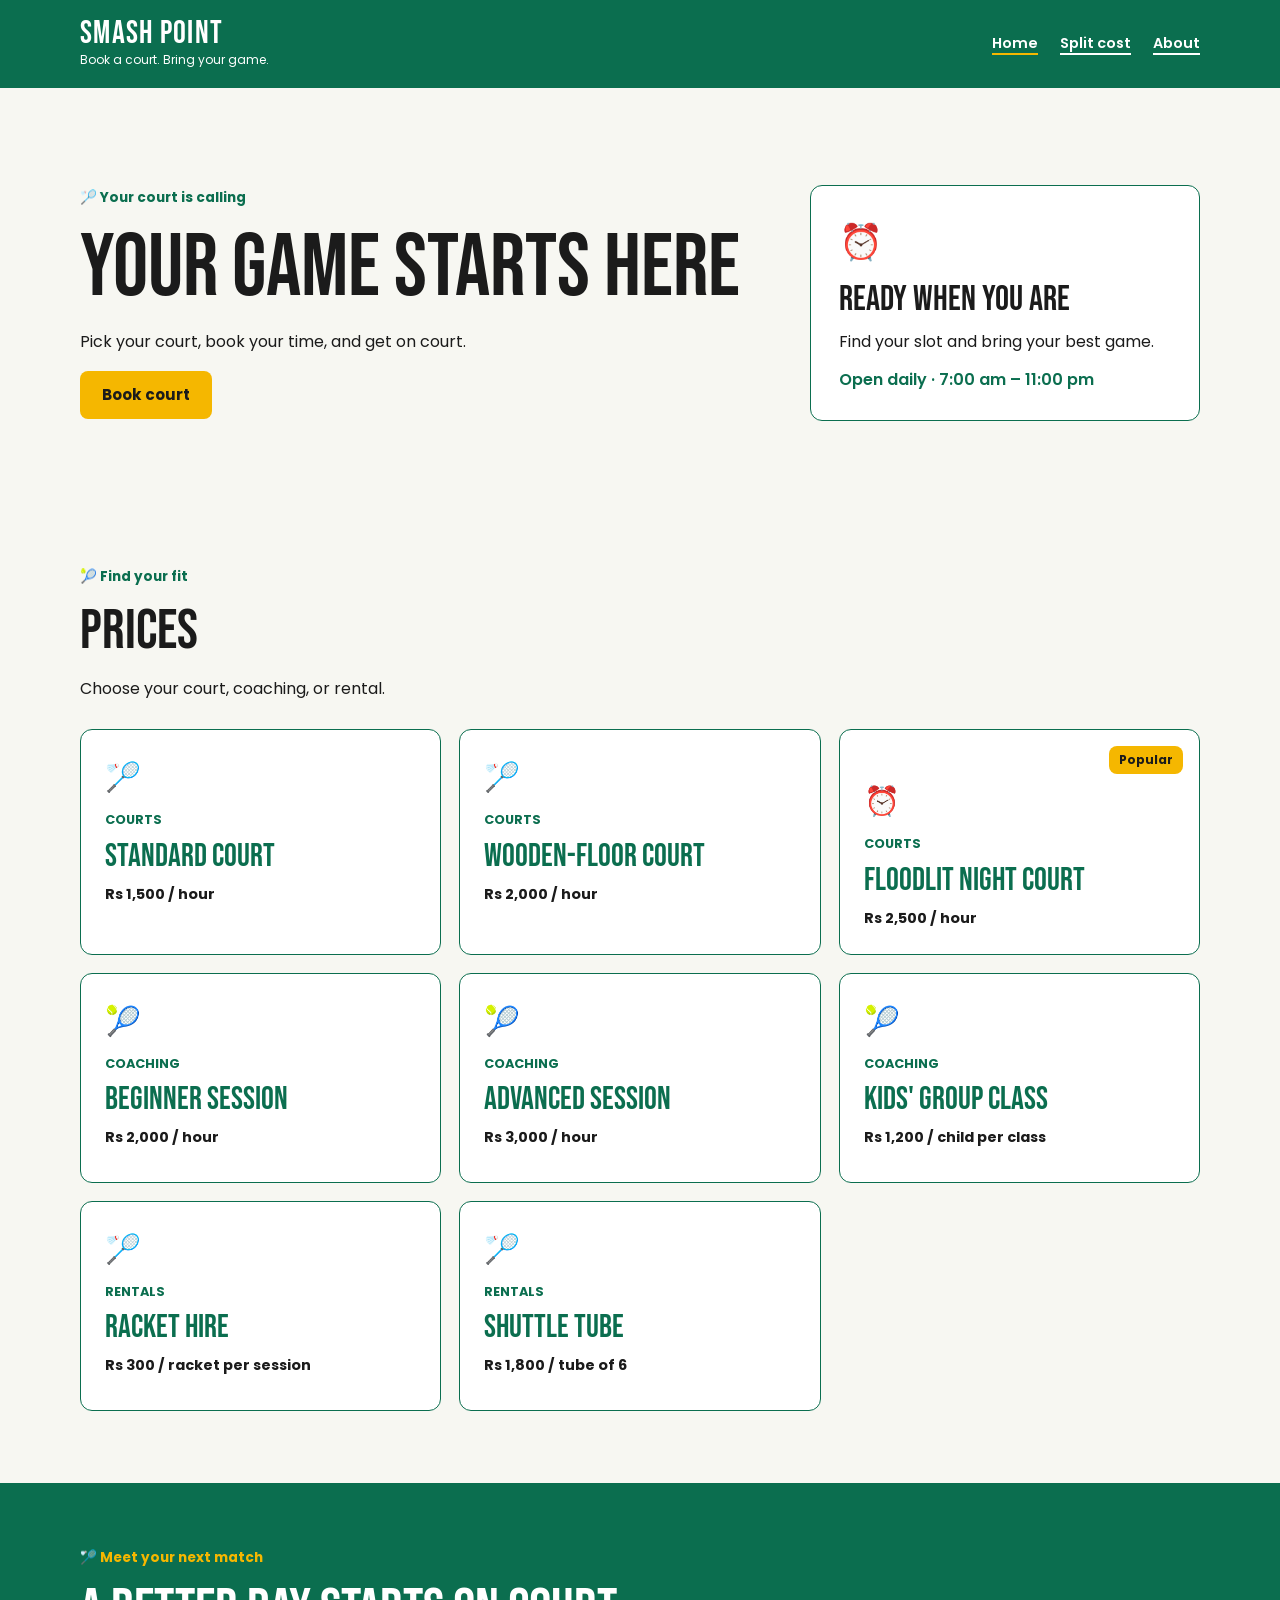
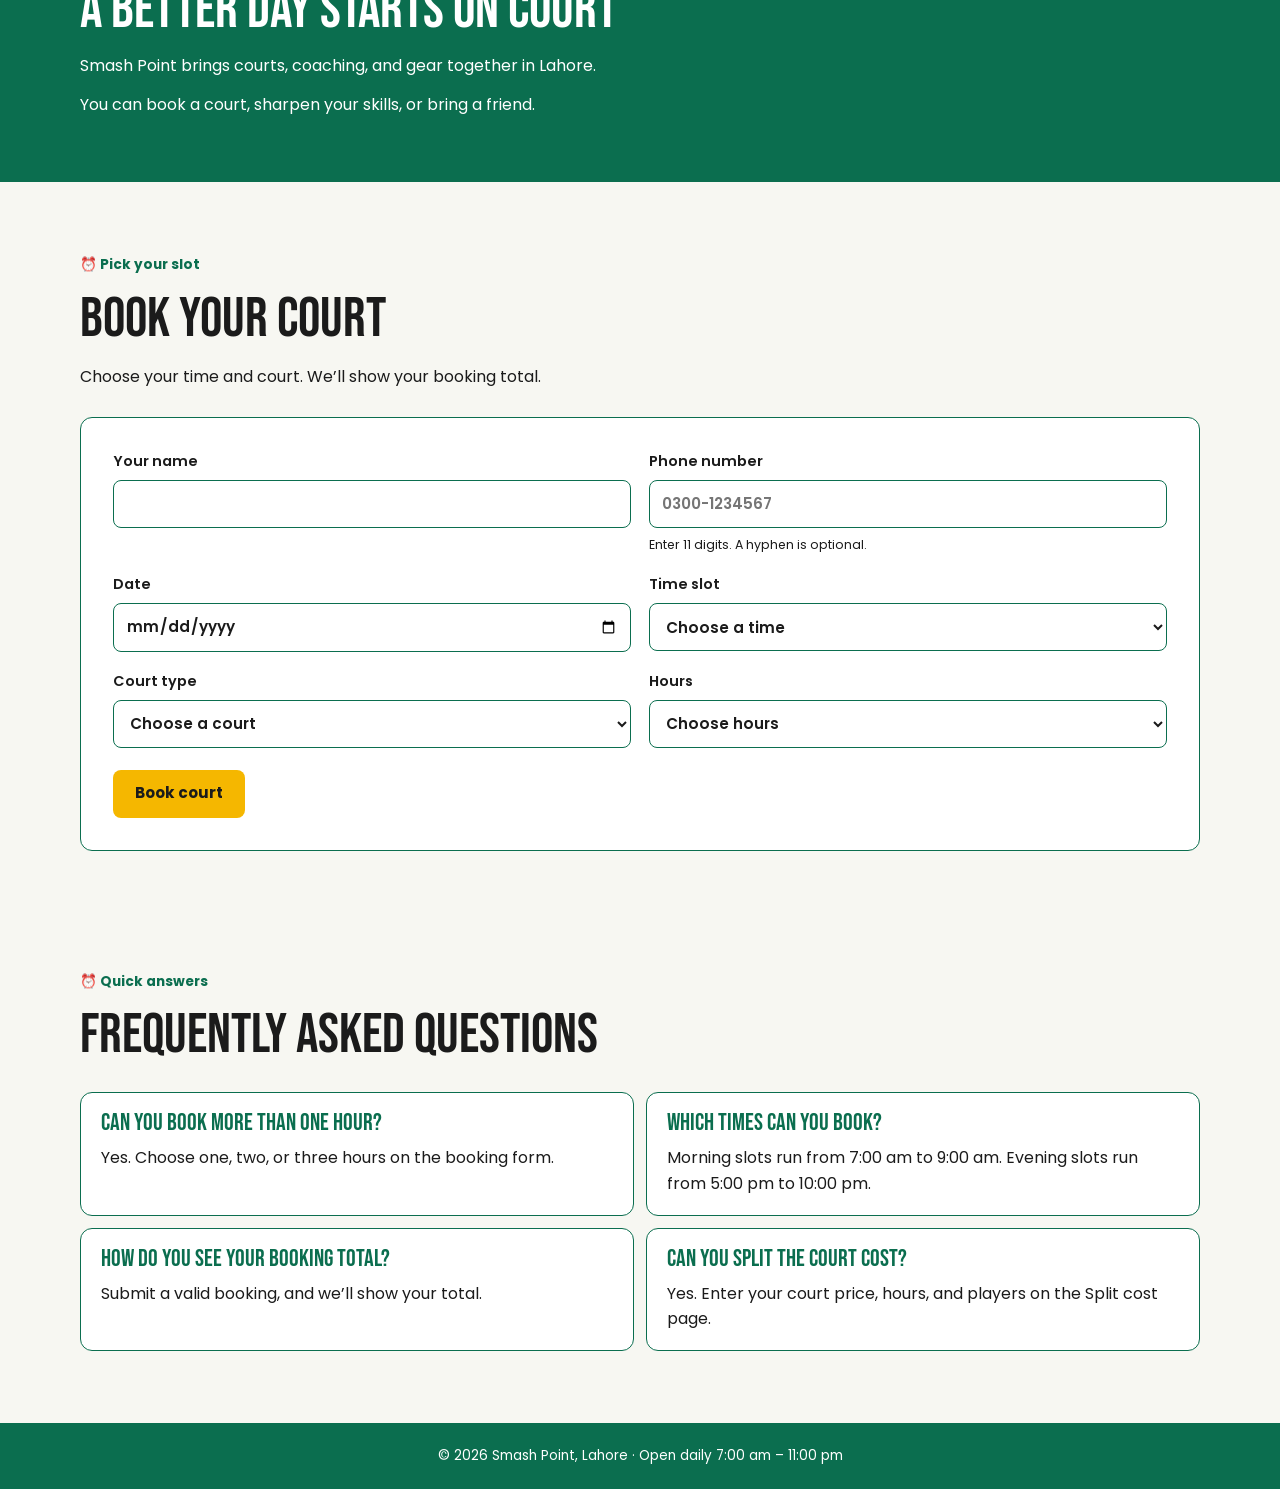
<file: index.html>
<!doctype html>
<html lang="en">
<head>
  <meta charset="utf-8">
  <meta name="viewport" content="width=device-width, initial-scale=1">
  <meta name="description" content="Book your badminton court, coaching session, or rental at Smash Point in Lahore.">
  <title>Smash Point | Book a court</title>
  <link rel="preconnect" href="https://fonts.googleapis.com">
  <link rel="preconnect" href="https://fonts.gstatic.com" crossorigin>
  <link href="https://fonts.googleapis.com/css2?family=Bebas+Neue&family=Poppins:wght@400;500;600;700&display=swap" rel="stylesheet">
  <link rel="stylesheet" href="styles.css">
  <script src="script.js" defer></script>
</head>
<body>
  <header class="site-header">
    <div class="header-inner">
      <a class="brand" href="index.html" aria-label="Smash Point home">
        <span class="brand-name">Smash Point</span>
        <span class="brand-tagline">Book a court. Bring your game.</span>
      </a>
      <nav class="site-nav" aria-label="Main navigation">
        <a href="index.html" aria-current="page">Home</a>
        <a href="split.html">Split cost</a>
        <a href="about.html">About</a>
      </nav>
    </div>
  </header>

  <main>
    <section class="hero page-width" aria-labelledby="hero-title">
      <div class="hero-copy">
        <p class="eyebrow">🏸 Your court is calling</p>
        <h1 id="hero-title">Your game starts here</h1>
        <p>Pick your court, book your time, and get on court.</p>
        <a class="button" href="#booking">Book court</a>
      </div>
      <div class="hero-card" aria-label="Court hours">
        <span class="hero-icon" aria-hidden="true">⏰</span>
        <h2>Ready when you are</h2>
        <p>Find your slot and bring your best game.</p>
        <p class="hero-hours">Open daily · 7:00 am – 11:00 pm</p>
      </div>
    </section>

    <section class="section page-width" id="prices" aria-labelledby="prices-title">
      <div class="section-heading">
        <p class="eyebrow">🎾 Find your fit</p>
        <h2 id="prices-title">Prices</h2>
        <p>Choose your court, coaching, or rental.</p>
      </div>
      <div class="price-grid">
        <article class="price-card">
          <span class="price-icon" aria-hidden="true">🏸</span>
          <p class="price-category">Courts</p>
          <h3>Standard court</h3>
          <strong>Rs 1,500 / hour</strong>
        </article>
        <article class="price-card">
          <span class="price-icon" aria-hidden="true">🏸</span>
          <p class="price-category">Courts</p>
          <h3>Wooden-floor court</h3>
          <strong>Rs 2,000 / hour</strong>
        </article>
        <article class="price-card price-card-popular">
          <span class="popular-badge">Popular</span>
          <span class="price-icon" aria-hidden="true">⏰</span>
          <p class="price-category">Courts</p>
          <h3>Floodlit night court</h3>
          <strong>Rs 2,500 / hour</strong>
        </article>
        <article class="price-card">
          <span class="price-icon" aria-hidden="true">🎾</span>
          <p class="price-category">Coaching</p>
          <h3>Beginner session</h3>
          <strong>Rs 2,000 / hour</strong>
        </article>
        <article class="price-card">
          <span class="price-icon" aria-hidden="true">🎾</span>
          <p class="price-category">Coaching</p>
          <h3>Advanced session</h3>
          <strong>Rs 3,000 / hour</strong>
        </article>
        <article class="price-card">
          <span class="price-icon" aria-hidden="true">🎾</span>
          <p class="price-category">Coaching</p>
          <h3>Kids' group class</h3>
          <strong>Rs 1,200 / child per class</strong>
        </article>
        <article class="price-card">
          <span class="price-icon" aria-hidden="true">🏸</span>
          <p class="price-category">Rentals</p>
          <h3>Racket hire</h3>
          <strong>Rs 300 / racket per session</strong>
        </article>
        <article class="price-card">
          <span class="price-icon" aria-hidden="true">🏸</span>
          <p class="price-category">Rentals</p>
          <h3>Shuttle tube</h3>
          <strong>Rs 1,800 / tube of 6</strong>
        </article>
      </div>
    </section>

    <section class="about-section" aria-labelledby="about-title">
      <div class="page-width about-content">
        <p class="eyebrow">🏸 Meet your next match</p>
        <h2 id="about-title">A better day starts on court</h2>
        <p>Smash Point brings courts, coaching, and gear together in Lahore.</p>
        <p>You can book a court, sharpen your skills, or bring a friend.</p>
      </div>
    </section>

    <section class="section page-width booking-section" id="booking" aria-labelledby="booking-title">
      <div class="section-heading">
        <p class="eyebrow">⏰ Pick your slot</p>
        <h2 id="booking-title">Book your court</h2>
        <p>Choose your time and court. We’ll show your booking total.</p>
      </div>
      <form class="booking-form form-card" id="booking-form" novalidate>
        <div class="form-grid">
          <label>
            Your name
            <input name="name" type="text" autocomplete="name" required>
          </label>
          <label>
            Phone number
            <input id="phone" name="phone" type="tel" inputmode="numeric" autocomplete="tel" maxlength="12" placeholder="0300-1234567" aria-describedby="phone-error" required>
            <span class="field-hint">Enter 11 digits. A hyphen is optional.</span>
            <span class="field-error" id="phone-error" aria-live="polite"></span>
          </label>
          <label>
            Date
            <input name="date" type="date" required>
          </label>
          <label>
            Time slot
            <select name="time" required>
              <option value="">Choose a time</option>
              <option>7:00 am</option>
              <option>8:00 am</option>
              <option>9:00 am</option>
              <option>5:00 pm</option>
              <option>6:00 pm</option>
              <option>7:00 pm</option>
              <option>8:00 pm</option>
              <option>9:00 pm</option>
              <option>10:00 pm</option>
            </select>
          </label>
          <label>
            Court type
            <select name="court" required>
              <option value="">Choose a court</option>
              <option value="standard" data-price="1500">Standard court · Rs 1,500 / hour</option>
              <option value="wooden" data-price="2000">Wooden-floor court · Rs 2,000 / hour</option>
              <option value="floodlit" data-price="2500">Floodlit night court · Rs 2,500 / hour</option>
            </select>
          </label>
          <label>
            Hours
            <select name="hours" required>
              <option value="">Choose hours</option>
              <option value="1">1 hour</option>
              <option value="2">2 hours</option>
              <option value="3">3 hours</option>
            </select>
          </label>
        </div>
        <button class="button" type="submit">Book court</button>
        <div class="confirmation" id="booking-confirmation" role="status" aria-live="polite" hidden></div>
      </form>
    </section>

    <section class="section page-width faq-section" aria-labelledby="faq-title">
      <div class="section-heading">
        <p class="eyebrow">⏰ Quick answers</p>
        <h2 id="faq-title">Frequently asked questions</h2>
      </div>
      <div class="faq-list">
        <article class="faq-item">
          <h3>Can you book more than one hour?</h3>
          <p>Yes. Choose one, two, or three hours on the booking form.</p>
        </article>
        <article class="faq-item">
          <h3>Which times can you book?</h3>
          <p>Morning slots run from 7:00 am to 9:00 am. Evening slots run from 5:00 pm to 10:00 pm.</p>
        </article>
        <article class="faq-item">
          <h3>How do you see your booking total?</h3>
          <p>Submit a valid booking, and we’ll show your total.</p>
        </article>
        <article class="faq-item">
          <h3>Can you split the court cost?</h3>
          <p>Yes. Enter your court price, hours, and players on the Split cost page.</p>
        </article>
      </div>
    </section>
  </main>

  <footer class="site-footer">
    <p>© 2026 Smash Point, Lahore · Open daily 7:00 am – 11:00 pm</p>
  </footer>
</body>
</html>
</file>
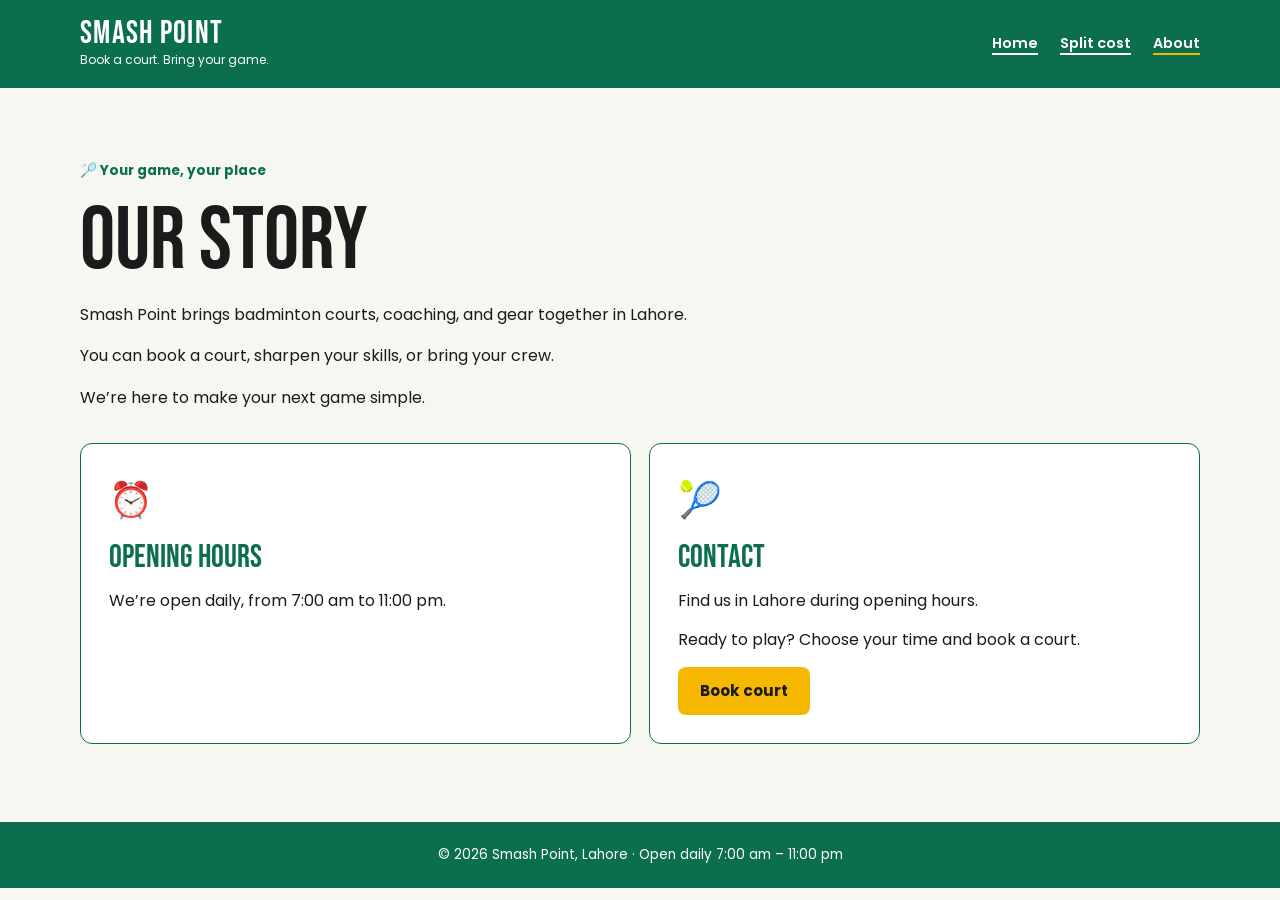
<file: about.html>
<!doctype html>
<html lang="en">
<head>
  <meta charset="utf-8">
  <meta name="viewport" content="width=device-width, initial-scale=1">
  <meta name="description" content="Learn about Smash Point, our opening hours, and how to visit us in Lahore.">
  <title>Smash Point | About us</title>
  <link rel="preconnect" href="https://fonts.googleapis.com">
  <link rel="preconnect" href="https://fonts.gstatic.com" crossorigin>
  <link href="https://fonts.googleapis.com/css2?family=Bebas+Neue&family=Poppins:wght@400;500;600;700&display=swap" rel="stylesheet">
  <link rel="stylesheet" href="styles.css">
</head>
<body>
  <header class="site-header">
    <div class="header-inner">
      <a class="brand" href="index.html" aria-label="Smash Point home">
        <span class="brand-name">Smash Point</span>
        <span class="brand-tagline">Book a court. Bring your game.</span>
      </a>
      <nav class="site-nav" aria-label="Main navigation">
        <a href="index.html">Home</a>
        <a href="split.html">Split cost</a>
        <a href="about.html" aria-current="page">About</a>
      </nav>
    </div>
  </header>

  <main class="about-main page-width">
    <section class="about-intro split-intro" aria-labelledby="about-title">
      <p class="eyebrow">🏸 Your game, your place</p>
      <h1 id="about-title">Our story</h1>
      <p>Smash Point brings badminton courts, coaching, and gear together in Lahore.</p>
      <p>You can book a court, sharpen your skills, or bring your crew.</p>
      <p>We’re here to make your next game simple.</p>
    </section>

    <section class="about-details" aria-label="Opening hours and contact">
      <article class="about-detail">
        <span class="hero-icon" aria-hidden="true">⏰</span>
        <h2>Opening hours</h2>
        <p>We’re open daily, from 7:00 am to 11:00 pm.</p>
      </article>
      <article class="about-detail">
        <span class="hero-icon" aria-hidden="true">🎾</span>
        <h2>Contact</h2>
        <p>Find us in Lahore during opening hours.</p>
        <p>Ready to play? Choose your time and book a court.</p>
        <a class="button" href="index.html#booking">Book court</a>
      </article>
    </section>
  </main>

  <footer class="site-footer">
    <p>© 2026 Smash Point, Lahore · Open daily 7:00 am – 11:00 pm</p>
  </footer>
</body>
</html>
</file>
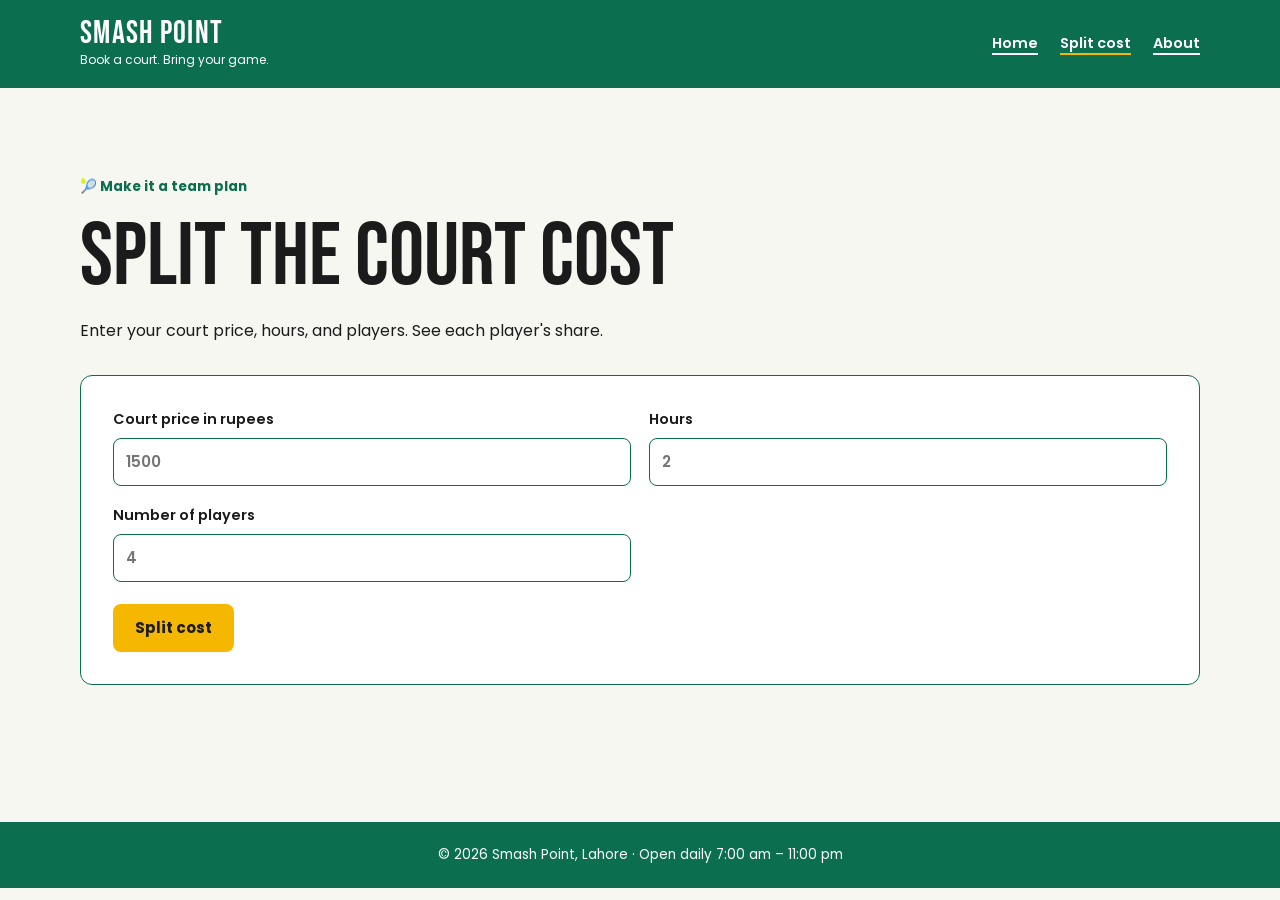
<file: split.html>
<!doctype html>
<html lang="en">
<head>
  <meta charset="utf-8">
  <meta name="viewport" content="width=device-width, initial-scale=1">
  <meta name="description" content="Split your Smash Point court cost with your players.">
  <title>Smash Point | Split the cost</title>
  <link rel="preconnect" href="https://fonts.googleapis.com">
  <link rel="preconnect" href="https://fonts.gstatic.com" crossorigin>
  <link href="https://fonts.googleapis.com/css2?family=Bebas+Neue&family=Poppins:wght@400;500;600;700&display=swap" rel="stylesheet">
  <link rel="stylesheet" href="styles.css">
  <script src="script.js" defer></script>
</head>
<body>
  <header class="site-header">
    <div class="header-inner">
      <a class="brand" href="index.html" aria-label="Smash Point home">
        <span class="brand-name">Smash Point</span>
        <span class="brand-tagline">Book a court. Bring your game.</span>
      </a>
      <nav class="site-nav" aria-label="Main navigation">
        <a href="index.html">Home</a>
        <a href="split.html" aria-current="page">Split cost</a>
        <a href="about.html">About</a>
      </nav>
    </div>
  </header>

  <main class="split-main page-width">
    <section class="split-intro" aria-labelledby="split-title">
      <p class="eyebrow">🎾 Make it a team plan</p>
      <h1 id="split-title">Split the court cost</h1>
      <p>Enter your court price, hours, and players. See each player's share.</p>
    </section>
    <form class="split-form form-card" id="split-form" novalidate>
      <div class="form-grid">
        <label>
          Court price in rupees
          <input name="price" type="number" min="1" step="1" inputmode="numeric" placeholder="1500" required>
        </label>
        <label>
          Hours
          <input name="hours" type="number" min="1" step="1" inputmode="numeric" placeholder="2" required>
        </label>
        <label>
          Number of players
          <input name="players" type="number" min="1" step="1" inputmode="numeric" placeholder="4" required>
        </label>
      </div>
      <button class="button" type="submit">Split cost</button>
      <p class="field-error" id="split-error" aria-live="polite"></p>
      <div class="confirmation" id="split-result" role="status" aria-live="polite" hidden></div>
    </form>
  </main>

  <footer class="site-footer">
    <p>© 2026 Smash Point, Lahore · Open daily 7:00 am – 11:00 pm</p>
  </footer>
</body>
</html>
</file>
<file: styles.css>
:root {
  color-scheme: light;
  --green: #0B6E4F;
  --yellow: #F5B700;
  --text: #1B1B1B;
  --page: #F7F7F2;
  --card: #FFFFFF;
}

* {
  box-sizing: border-box;
}

html {
  scroll-behavior: smooth;
}

body {
  margin: 0;
  background: var(--page);
  color: var(--text);
  font-family: "Poppins", sans-serif;
  line-height: 1.6;
}

h1,
h2,
h3,
.brand-name {
  margin: 0;
  font-family: "Bebas Neue", sans-serif;
  font-weight: 400;
  line-height: 1;
  text-transform: uppercase;
}

h1 {
  font-size: clamp(3rem, 8vw, 5.5rem);
}

h2 {
  font-size: clamp(2.4rem, 5vw, 3.5rem);
}

h3 {
  font-size: 2rem;
}

p {
  margin: 0;
}

a {
  color: inherit;
}

.page-width {
  width: min(1120px, calc(100% - 40px));
  margin-inline: auto;
}

.site-header {
  background: var(--green);
  color: var(--card);
}

.header-inner {
  display: flex;
  width: min(1120px, calc(100% - 40px));
  min-height: 88px;
  margin-inline: auto;
  align-items: center;
  justify-content: space-between;
  gap: 24px;
}

.brand {
  display: grid;
  color: inherit;
  text-decoration: none;
}

.brand-name {
  font-size: 2rem;
  letter-spacing: 0.04em;
}

.brand-tagline {
  font-size: 0.75rem;
}

.site-nav {
  display: flex;
  flex-wrap: wrap;
  gap: 22px;
}

.site-nav a {
  color: inherit;
  font-size: 0.9rem;
  font-weight: 600;
  text-decoration-thickness: 2px;
  text-underline-offset: 5px;
}

.site-nav a[aria-current="page"] {
  text-decoration-line: underline;
  text-decoration-color: var(--yellow);
}

.hero {
  display: grid;
  min-height: 430px;
  padding-block: 70px;
  align-items: center;
  grid-template-columns: minmax(0, 1.4fr) minmax(260px, 0.8fr);
  gap: 48px;
}

.hero-copy,
.hero-card,
.section-heading,
.split-intro {
  display: grid;
  justify-items: start;
  gap: 16px;
}

.hero-copy > p:not(.eyebrow),
.hero-card p,
.section-heading > p:not(.eyebrow),
.split-intro > p:not(.eyebrow) {
  max-width: 620px;
}

.eyebrow {
  color: var(--green);
  font-size: 0.85rem;
  font-weight: 700;
}

.button {
  display: inline-flex;
  min-height: 48px;
  padding: 11px 22px;
  align-items: center;
  justify-content: center;
  border: 0;
  border-radius: 8px;
  background: var(--yellow);
  color: var(--text);
  cursor: pointer;
  font: inherit;
  font-size: 0.95rem;
  font-weight: 700;
  text-align: center;
  text-decoration: none;
}

.button:hover {
  text-decoration: underline;
  text-underline-offset: 3px;
}

.button:focus-visible,
a:focus-visible,
input:focus-visible,
select:focus-visible {
  outline: 3px solid var(--yellow);
  outline-offset: 3px;
}

.hero-card,
.price-card,
.form-card {
  border: 1px solid var(--green);
  border-radius: 12px;
  background: var(--card);
}

.hero-card {
  min-height: 235px;
  padding: 28px;
  align-content: center;
  gap: 12px;
}

.hero-icon {
  font-size: 2.2rem;
}

.hero-card h2 {
  font-size: 2.2rem;
}

.hero-hours {
  color: var(--green);
  font-weight: 600;
}

.section {
  padding-block: 48px 72px;
}

.section-heading {
  margin-bottom: 28px;
}

.price-grid {
  display: grid;
  grid-template-columns: repeat(3, minmax(0, 1fr));
  gap: 18px;
}

.price-card {
  position: relative;
  display: grid;
  min-height: 210px;
  padding: 24px;
  align-content: start;
  justify-items: start;
  gap: 10px;
}

.price-card h3 {
  color: var(--green);
}

.price-icon {
  font-size: 1.8rem;
}

.price-category {
  color: var(--green);
  font-size: 0.8rem;
  font-weight: 700;
  text-transform: uppercase;
}

.price-card strong {
  font-size: 0.9rem;
}

.price-card-popular {
  padding-top: 48px;
}

.popular-badge {
  position: absolute;
  top: 16px;
  right: 16px;
  padding: 4px 10px;
  border-radius: 8px;
  background: var(--yellow);
  color: var(--text);
  font-size: 0.75rem;
  font-weight: 700;
}

.faq-list {
  display: grid;
  grid-template-columns: repeat(2, minmax(0, 1fr));
  gap: 12px;
}

.faq-item {
  display: grid;
  align-content: start;
  gap: 10px;
  padding: 18px 20px;
  border: 1px solid var(--green);
  border-radius: 12px;
  background: var(--card);
}

.faq-item h3 {
  color: var(--green);
  font-size: 1.5rem;
}

.about-section {
  padding-block: 64px;
  background: var(--green);
  color: var(--card);
}

.about-content {
  display: grid;
  justify-items: start;
  gap: 14px;
}

.about-content .eyebrow {
  color: var(--yellow);
}

.booking-section {
  padding-top: 72px;
}

.form-card {
  padding: clamp(20px, 4vw, 32px);
}

.booking-form {
  display: grid;
  justify-items: start;
  gap: 22px;
}

.form-grid {
  display: grid;
  width: 100%;
  grid-template-columns: repeat(2, minmax(0, 1fr));
  gap: 18px;
}

.form-grid label {
  display: grid;
  align-content: start;
  gap: 7px;
  font-size: 0.9rem;
  font-weight: 600;
}

input,
select {
  width: 100%;
  min-height: 48px;
  padding: 10px 12px;
  border: 1px solid var(--green);
  border-radius: 8px;
  background: var(--card);
  color: var(--text);
  font: inherit;
  font-size: 0.95rem;
}

.field-hint {
  font-size: 0.78rem;
  font-weight: 400;
}

.field-error {
  color: var(--green);
  font-size: 0.86rem;
  font-weight: 600;
}

.field-error:empty {
  display: none;
}

.confirmation {
  width: 100%;
  padding: 18px;
  border: 1px solid var(--green);
  border-radius: 8px;
  background: var(--page);
}

.confirmation h3 {
  margin-bottom: 8px;
}

.confirmation p + p {
  margin-top: 5px;
}

.split-main {
  min-height: calc(100vh - 166px);
  padding-block: 88px;
}

.about-main {
  min-height: calc(100vh - 166px);
  padding-block: 72px;
}

.about-intro {
  margin-bottom: 40px;
}

.about-details {
  display: grid;
  grid-template-columns: repeat(2, minmax(0, 1fr));
  gap: 18px;
}

.about-detail {
  display: grid;
  min-height: 220px;
  padding: 28px;
  align-content: start;
  justify-items: start;
  gap: 14px;
  border: 1px solid var(--green);
  border-radius: 12px;
  background: var(--card);
}

.about-detail h2 {
  color: var(--green);
  font-size: 2rem;
}

.split-intro {
  margin-bottom: 32px;
}

.split-form {
  display: grid;
  justify-items: start;
  gap: 22px;
}

.site-footer {
  padding: 22px 20px;
  background: var(--green);
  color: var(--card);
  text-align: center;
  font-size: 0.85rem;
}

@media (max-width: 760px) {
  .hero {
    min-height: auto;
    padding-block: 54px;
    grid-template-columns: 1fr;
    gap: 30px;
  }

  .price-grid {
    grid-template-columns: repeat(2, minmax(0, 1fr));
  }

  .split-main {
    min-height: calc(100vh - 166px);
    padding-block: 64px;
  }

  .about-main {
    padding-block: 64px;
  }

  .about-details {
    grid-template-columns: 1fr;
  }

  .faq-list {
    grid-template-columns: 1fr;
  }
}

@media (max-width: 520px) {
  .page-width,
  .header-inner {
    width: min(1120px, calc(100% - 32px));
  }

  .header-inner {
    padding-block: 14px;
    align-items: flex-start;
    flex-direction: column;
    gap: 12px;
  }

  .price-grid {
    grid-template-columns: 1fr;
  }

  .site-nav {
    gap: clamp(12px, 4vw, 18px);
  }

  .form-grid {
    grid-template-columns: 1fr;
  }

  .section {
    padding-block: 40px 56px;
  }
}
</file>
